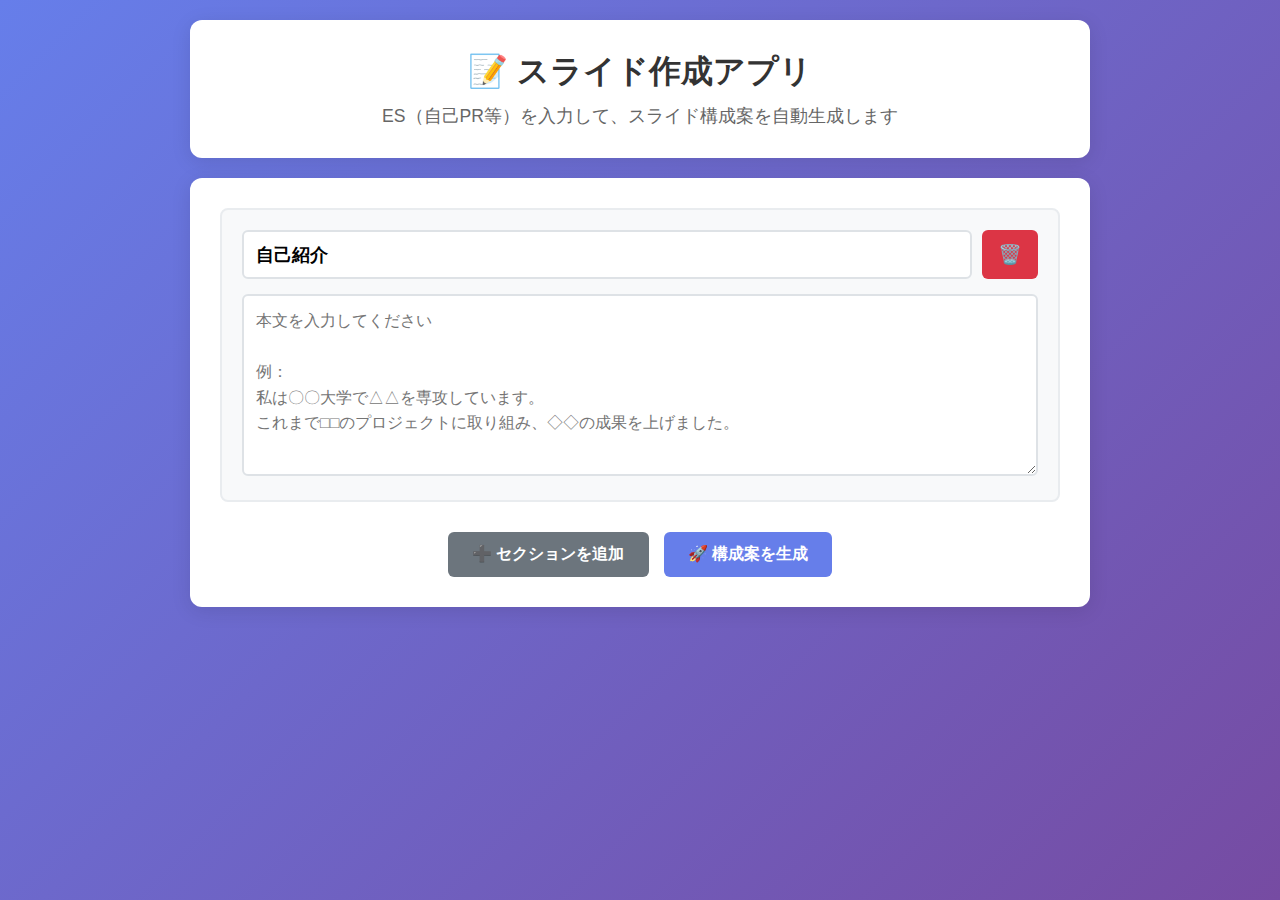
<file: static/index.html>
<!DOCTYPE html>
<html lang="ja">
<head>
    <meta charset="UTF-8">
    <meta name="viewport" content="width=device-width, initial-scale=1.0">
    <title>ES入力 - スライド作成アプリ</title>
    <link rel="stylesheet" href="/static/style.css">
</head>
<body>
    <div class="container">
        <header>
            <h1>📝 スライド作成アプリ</h1>
            <p>ES（自己PR等）を入力して、スライド構成案を自動生成します</p>
        </header>

        <main>
            <div id="sections-container">
                <!-- セクションがここに追加される -->
            </div>

            <div class="button-group">
                <button onclick="addSection()" class="btn btn-secondary">
                    ➕ セクションを追加
                </button>
                <button onclick="generateSlides()" class="btn btn-primary">
                    🚀 構成案を生成
                </button>
            </div>

            <div id="loading" class="loading hidden">
                <div class="spinner"></div>
                <p>構成案を生成中...</p>
            </div>
        </main>
    </div>

    <script>
        let sectionCount = 0;

        // 初期セクションを追加
        window.addEventListener('DOMContentLoaded', () => {
            addSection();
        });

        function addSection() {
            sectionCount++;
            const container = document.getElementById('sections-container');

            const sectionDiv = document.createElement('div');
            sectionDiv.className = 'section-card';
            sectionDiv.id = `section-${sectionCount}`;

            sectionDiv.innerHTML = `
                <div class="section-header">
                    <input type="text"
                           class="section-title"
                           placeholder="セクションのタイトル（例: 自己紹介、強み、実績）"
                           value="${sectionCount === 1 ? '自己紹介' : ''}">
                    <button onclick="removeSection(${sectionCount})" class="btn-remove">
                        🗑️
                    </button>
                </div>
                <textarea class="section-content"
                          placeholder="本文を入力してください&#10;&#10;例：&#10;私は〇〇大学で△△を専攻しています。&#10;これまで□□のプロジェクトに取り組み、◇◇の成果を上げました。"
                          rows="6"></textarea>
            `;

            container.appendChild(sectionDiv);
        }

        function removeSection(id) {
            const section = document.getElementById(`section-${id}`);
            if (section) {
                section.remove();
            }
        }

        async function generateSlides() {
            // セクション情報を収集
            const sections = [];
            const sectionCards = document.querySelectorAll('.section-card');

            sectionCards.forEach(card => {
                const title = card.querySelector('.section-title').value.trim();
                const content = card.querySelector('.section-content').value.trim();

                // 本文が空でないセクションのみ追加
                if (content) {
                    sections.push({ title, content });
                }
            });

            if (sections.length === 0) {
                alert('少なくとも1つのセクションに本文を入力してください。');
                return;
            }

            // ローディング表示
            document.getElementById('loading').classList.remove('hidden');

            try {
                const response = await fetch('/generate', {
                    method: 'POST',
                    headers: {
                        'Content-Type': 'application/json',
                    },
                    body: JSON.stringify({ sections })
                });

                if (!response.ok) {
                    // サーバーからのエラーメッセージを取得
                    const errorData = await response.json().catch(() => ({ detail: '不明なエラーが発生しました' }));
                    throw new Error(errorData.detail || '生成に失敗しました');
                }

                const data = await response.json();

                // スライド確認画面に遷移（データをlocalStorageに保存）
                localStorage.setItem('slidesData', JSON.stringify(data.slides));
                window.location.href = '/static/slides.html';

            } catch (error) {
                console.error('Error:', error);
                alert(`構成案の生成に失敗しました。\n\n詳細: ${error.message}`);
            } finally {
                document.getElementById('loading').classList.add('hidden');
            }
        }
    </script>
</body>
</html>
</file>
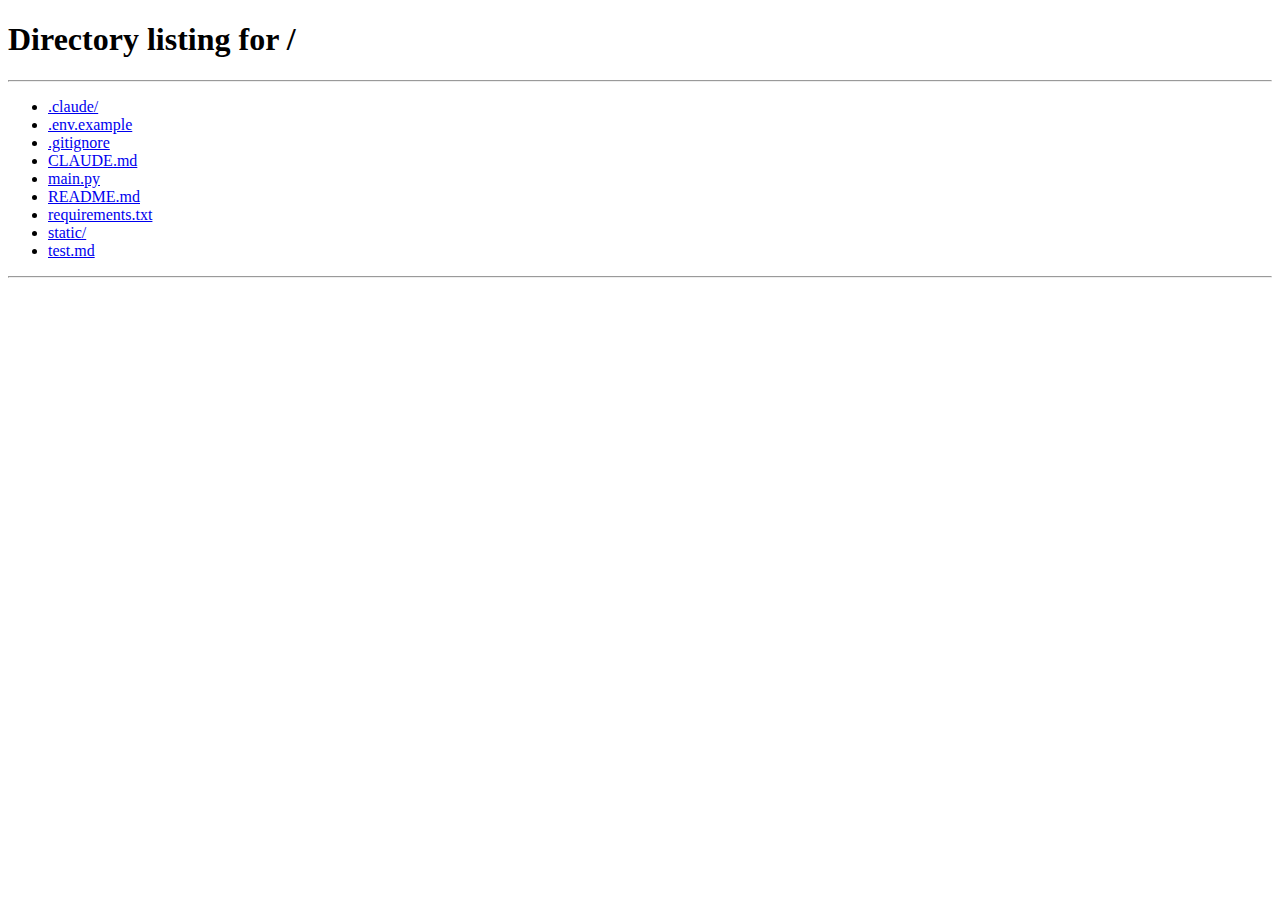
<file: static/slides.html>
<!DOCTYPE html>
<html lang="ja">
<head>
    <meta charset="UTF-8">
    <meta name="viewport" content="width=device-width, initial-scale=1.0">
    <title>スライド確認 - スライド作成アプリ</title>
    <link rel="stylesheet" href="/static/style.css">
</head>
<body>
    <div class="slides-container">
        <!-- 左側: チャット -->
        <div class="chat-panel">
            <div class="chat-header">
                <h2>💬 チャット編集</h2>
                <a href="/" class="btn btn-secondary btn-sm">← 入力画面に戻る</a>
            </div>

            <div id="chat-messages" class="chat-messages">
                <div class="chat-message bot">
                    <p>スライド構成案を生成しました！</p>
                    <p>チャットで編集できます。以下のようなリクエストが可能です：</p>
                    <ul>
                        <li>「最後のスライドを削除」</li>
                        <li>「新しいスライドを追加」</li>
                        <li>「タイトルを〇〇に変更」</li>
                    </ul>
                </div>
            </div>

            <div class="chat-input-area">
                <div class="preset-buttons">
                    <button onclick="sendPreset('最後のスライドを削除')" class="btn-preset">
                        最後のスライドを削除
                    </button>
                    <button onclick="sendPreset('新しいスライドを追加')" class="btn-preset">
                        新しいスライドを追加
                    </button>
                    <button onclick="sendPreset('もっと具体的に')" class="btn-preset">
                        もっと具体的に
                    </button>
                </div>

                <div class="chat-input-box">
                    <input type="text"
                           id="chat-input"
                           placeholder="編集内容を入力..."
                           onkeypress="handleKeyPress(event)">
                    <button onclick="sendMessage()" class="btn btn-primary">送信</button>
                </div>
            </div>
        </div>

        <!-- 右側: スライドプレビュー -->
        <div class="preview-panel">
            <div class="preview-header">
                <h2>📊 スライドプレビュー</h2>
                <button onclick="exportPPTX()" class="btn btn-success">
                    📥 PPTXをダウンロード
                </button>
            </div>

            <div id="slides-preview" class="slides-preview">
                <!-- スライドカードがここに表示される -->
            </div>
        </div>
    </div>

    <script>
        let slides = [];

        // 初期化
        window.addEventListener('DOMContentLoaded', () => {
            loadSlides();
            renderSlides();
        });

        function loadSlides() {
            const data = localStorage.getItem('slidesData');
            if (data) {
                slides = JSON.parse(data);
            } else {
                // データがない場合はホームに戻る
                window.location.href = '/';
            }
        }

        function renderSlides() {
            const container = document.getElementById('slides-preview');
            container.innerHTML = '';

            slides.forEach((slide, index) => {
                const slideCard = document.createElement('div');
                slideCard.className = 'slide-card';
                slideCard.id = `slide-${index}`;

                slideCard.innerHTML = `
                    <div class="slide-number">Slide ${index + 1}</div>
                    <input type="text"
                           class="slide-title-input"
                           value="${escapeHtml(slide.title)}"
                           onchange="updateSlideTitle(${index}, this.value)">

                    <div class="message-line-section">
                        <label class="message-line-label">メッセージライン:</label>
                        <input type="text"
                               class="message-line-input"
                               value="${escapeHtml(slide.bullets[0] || '')}"
                               onchange="updateBullet(${index}, 0, this.value)"
                               placeholder="核心メッセージを入力...">
                    </div>

                    <div class="body-preview-note">
                        ※ ボディ部分（${slide.bullets.length - 1}項目）は自動生成され、PPTX出力時に含まれます
                    </div>

                    <div class="slide-actions">
                        <button onclick="duplicateSlide(${index})" class="btn-action">📋 複製</button>
                        <button onclick="moveSlide(${index}, -1)" class="btn-action" ${index === 0 ? 'disabled' : ''}>⬆️</button>
                        <button onclick="moveSlide(${index}, 1)" class="btn-action" ${index === slides.length - 1 ? 'disabled' : ''}>⬇️</button>
                        <button onclick="deleteSlide(${index})" class="btn-action btn-danger">🗑️</button>
                    </div>
                `;

                container.appendChild(slideCard);
            });

            // データを保存
            localStorage.setItem('slidesData', JSON.stringify(slides));
        }

        function updateSlideTitle(index, newTitle) {
            slides[index].title = newTitle;
            localStorage.setItem('slidesData', JSON.stringify(slides));
        }

        function updateBullet(slideIndex, bulletIndex, newValue) {
            slides[slideIndex].bullets[bulletIndex] = newValue;
            localStorage.setItem('slidesData', JSON.stringify(slides));
        }

        function addBullet(slideIndex) {
            slides[slideIndex].bullets.push('新しい項目');
            renderSlides();
        }

        function removeBullet(slideIndex, bulletIndex) {
            slides[slideIndex].bullets.splice(bulletIndex, 1);
            renderSlides();
        }

        function duplicateSlide(index) {
            const newSlide = JSON.parse(JSON.stringify(slides[index]));
            slides.splice(index + 1, 0, newSlide);
            renderSlides();
        }

        function moveSlide(index, direction) {
            const newIndex = index + direction;
            if (newIndex >= 0 && newIndex < slides.length) {
                [slides[index], slides[newIndex]] = [slides[newIndex], slides[index]];
                renderSlides();
            }
        }

        function deleteSlide(index) {
            if (confirm('このスライドを削除しますか？')) {
                slides.splice(index, 1);
                renderSlides();
            }
        }

        function sendPreset(message) {
            document.getElementById('chat-input').value = message;
            sendMessage();
        }

        function handleKeyPress(event) {
            if (event.key === 'Enter') {
                sendMessage();
            }
        }

        async function sendMessage() {
            const input = document.getElementById('chat-input');
            const prompt = input.value.trim();

            if (!prompt) return;

            // ユーザーメッセージを表示
            addChatMessage(prompt, 'user');
            input.value = '';

            try {
                const response = await fetch('/patch', {
                    method: 'POST',
                    headers: {
                        'Content-Type': 'application/json',
                    },
                    body: JSON.stringify({ slides, prompt })
                });

                if (!response.ok) {
                    throw new Error('編集に失敗しました');
                }

                const data = await response.json();
                slides = data.slides;
                renderSlides();

                // ボットメッセージを表示
                addChatMessage('スライドを更新しました！', 'bot');

            } catch (error) {
                console.error('Error:', error);
                addChatMessage('エラーが発生しました。もう一度お試しください。', 'bot');
            }
        }

        function addChatMessage(text, sender) {
            const messagesContainer = document.getElementById('chat-messages');
            const messageDiv = document.createElement('div');
            messageDiv.className = `chat-message ${sender}`;
            messageDiv.innerHTML = `<p>${escapeHtml(text)}</p>`;
            messagesContainer.appendChild(messageDiv);
            messagesContainer.scrollTop = messagesContainer.scrollHeight;
        }

        async function exportPPTX() {
            try {
                const response = await fetch('/export', {
                    method: 'POST',
                    headers: {
                        'Content-Type': 'application/json',
                    },
                    body: JSON.stringify({ slides })
                });

                if (!response.ok) {
                    throw new Error('エクスポートに失敗しました');
                }

                const data = await response.json();

                // ダウンロード
                const link = document.createElement('a');
                link.href = data.download_url;
                link.download = data.filename;
                document.body.appendChild(link);
                link.click();
                document.body.removeChild(link);

                addChatMessage('PPTXファイルをダウンロードしました！', 'bot');

            } catch (error) {
                console.error('Error:', error);
                alert('PPTXのダウンロードに失敗しました。');
            }
        }

        function escapeHtml(text) {
            const map = {
                '&': '&amp;',
                '<': '&lt;',
                '>': '&gt;',
                '"': '&quot;',
                "'": '&#039;'
            };
            return text.replace(/[&<>"']/g, m => map[m]);
        }
    </script>
</body>
</html>
</file>
<file: static/style.css>
/* 共通スタイル */
* {
    margin: 0;
    padding: 0;
    box-sizing: border-box;
}

body {
    font-family: -apple-system, BlinkMacSystemFont, 'Segoe UI', 'Helvetica Neue', Arial, sans-serif;
    background: linear-gradient(135deg, #667eea 0%, #764ba2 100%);
    min-height: 100vh;
    padding: 20px;
}

/* ES入力画面 */
.container {
    max-width: 900px;
    margin: 0 auto;
}

header {
    background: white;
    padding: 30px;
    border-radius: 12px;
    box-shadow: 0 4px 20px rgba(0, 0, 0, 0.1);
    margin-bottom: 20px;
    text-align: center;
}

header h1 {
    color: #333;
    font-size: 2em;
    margin-bottom: 10px;
}

header p {
    color: #666;
    font-size: 1.1em;
}

main {
    background: white;
    padding: 30px;
    border-radius: 12px;
    box-shadow: 0 4px 20px rgba(0, 0, 0, 0.1);
}

/* セクションカード */
.section-card {
    background: #f8f9fa;
    border: 2px solid #e9ecef;
    border-radius: 8px;
    padding: 20px;
    margin-bottom: 20px;
    transition: all 0.3s;
}

.section-card:hover {
    border-color: #667eea;
    box-shadow: 0 2px 10px rgba(102, 126, 234, 0.1);
}

.section-header {
    display: flex;
    gap: 10px;
    margin-bottom: 15px;
}

.section-title {
    flex: 1;
    padding: 12px;
    font-size: 1.1em;
    font-weight: 600;
    border: 2px solid #dee2e6;
    border-radius: 6px;
    transition: border-color 0.3s;
}

.section-title:focus {
    outline: none;
    border-color: #667eea;
}

.section-content {
    width: 100%;
    padding: 12px;
    font-size: 1em;
    line-height: 1.6;
    border: 2px solid #dee2e6;
    border-radius: 6px;
    resize: vertical;
    font-family: inherit;
    transition: border-color 0.3s;
}

.section-content:focus {
    outline: none;
    border-color: #667eea;
}

/* ボタン */
.btn {
    padding: 12px 24px;
    font-size: 1em;
    font-weight: 600;
    border: none;
    border-radius: 6px;
    cursor: pointer;
    transition: all 0.3s;
}

.btn-primary {
    background: #667eea;
    color: white;
}

.btn-primary:hover {
    background: #5568d3;
    transform: translateY(-2px);
    box-shadow: 0 4px 12px rgba(102, 126, 234, 0.4);
}

.btn-secondary {
    background: #6c757d;
    color: white;
}

.btn-secondary:hover {
    background: #5a6268;
}

.btn-success {
    background: #28a745;
    color: white;
}

.btn-success:hover {
    background: #218838;
    transform: translateY(-2px);
}

.btn-remove {
    padding: 8px 16px;
    background: #dc3545;
    color: white;
    border: none;
    border-radius: 6px;
    cursor: pointer;
    font-size: 1.2em;
}

.btn-remove:hover {
    background: #c82333;
}

.btn-sm {
    padding: 8px 16px;
    font-size: 0.9em;
}

.button-group {
    display: flex;
    gap: 15px;
    justify-content: center;
    margin-top: 30px;
}

/* ローディング */
.loading {
    text-align: center;
    padding: 40px;
}

.loading.hidden {
    display: none;
}

.spinner {
    width: 50px;
    height: 50px;
    margin: 0 auto 20px;
    border: 5px solid #f3f3f3;
    border-top: 5px solid #667eea;
    border-radius: 50%;
    animation: spin 1s linear infinite;
}

@keyframes spin {
    0% { transform: rotate(0deg); }
    100% { transform: rotate(360deg); }
}

/* スライド確認画面 */
.slides-container {
    display: grid;
    grid-template-columns: 400px 1fr;
    gap: 20px;
    max-width: 1600px;
    margin: 0 auto;
    height: calc(100vh - 40px);
}

/* チャットパネル */
.chat-panel {
    background: white;
    border-radius: 12px;
    box-shadow: 0 4px 20px rgba(0, 0, 0, 0.1);
    display: flex;
    flex-direction: column;
    overflow: hidden;
}

.chat-header {
    padding: 20px;
    background: #667eea;
    color: white;
    display: flex;
    justify-content: space-between;
    align-items: center;
}

.chat-header h2 {
    font-size: 1.3em;
}

.chat-messages {
    flex: 1;
    overflow-y: auto;
    padding: 20px;
    background: #f8f9fa;
}

.chat-message {
    margin-bottom: 15px;
    padding: 15px;
    border-radius: 8px;
    max-width: 85%;
    animation: fadeIn 0.3s;
}

@keyframes fadeIn {
    from { opacity: 0; transform: translateY(10px); }
    to { opacity: 1; transform: translateY(0); }
}

.chat-message.user {
    background: #667eea;
    color: white;
    margin-left: auto;
}

.chat-message.bot {
    background: white;
    border: 2px solid #e9ecef;
}

.chat-message p {
    margin-bottom: 8px;
    line-height: 1.5;
}

.chat-message ul {
    margin-left: 20px;
    margin-top: 10px;
}

.chat-message li {
    margin-bottom: 5px;
}

.chat-input-area {
    border-top: 2px solid #e9ecef;
    padding: 15px;
    background: white;
}

.preset-buttons {
    display: flex;
    gap: 8px;
    margin-bottom: 10px;
    flex-wrap: wrap;
}

.btn-preset {
    padding: 8px 12px;
    font-size: 0.85em;
    background: #f8f9fa;
    border: 2px solid #dee2e6;
    border-radius: 6px;
    cursor: pointer;
    transition: all 0.3s;
}

.btn-preset:hover {
    background: #e9ecef;
    border-color: #667eea;
}

.chat-input-box {
    display: flex;
    gap: 10px;
}

#chat-input {
    flex: 1;
    padding: 12px;
    border: 2px solid #dee2e6;
    border-radius: 6px;
    font-size: 1em;
}

#chat-input:focus {
    outline: none;
    border-color: #667eea;
}

/* プレビューパネル */
.preview-panel {
    background: white;
    border-radius: 12px;
    box-shadow: 0 4px 20px rgba(0, 0, 0, 0.1);
    display: flex;
    flex-direction: column;
    overflow: hidden;
}

.preview-header {
    padding: 20px;
    background: #28a745;
    color: white;
    display: flex;
    justify-content: space-between;
    align-items: center;
}

.preview-header h2 {
    font-size: 1.3em;
}

.slides-preview {
    flex: 1;
    overflow-y: auto;
    padding: 20px;
    background: #f8f9fa;
}

/* スライドカード */
.slide-card {
    background: white;
    border: 2px solid #e9ecef;
    border-radius: 8px;
    padding: 20px;
    margin-bottom: 20px;
    transition: all 0.3s;
}

.slide-card:hover {
    border-color: #667eea;
    box-shadow: 0 4px 12px rgba(102, 126, 234, 0.15);
}

.slide-number {
    display: inline-block;
    background: #667eea;
    color: white;
    padding: 4px 12px;
    border-radius: 4px;
    font-size: 0.85em;
    font-weight: 600;
    margin-bottom: 10px;
}

.slide-title-input {
    width: 100%;
    padding: 12px;
    font-size: 1.3em;
    font-weight: 700;
    border: 2px solid #dee2e6;
    border-radius: 6px;
    margin-bottom: 15px;
}

.slide-title-input:focus {
    outline: none;
    border-color: #667eea;
}

/* メッセージラインセクション */
.message-line-section {
    background: #f0f4ff;
    border: 2px solid #667eea;
    border-radius: 8px;
    padding: 15px;
    margin-bottom: 15px;
}

.message-line-label {
    display: block;
    font-size: 0.9em;
    font-weight: 600;
    color: #667eea;
    margin-bottom: 8px;
}

.message-line-input {
    width: 100%;
    padding: 10px;
    font-size: 1.05em;
    font-weight: 600;
    border: 2px solid #667eea;
    border-radius: 6px;
    background: white;
    transition: all 0.3s;
}

.message-line-input:focus {
    outline: none;
    border-color: #5568d3;
    box-shadow: 0 0 0 3px rgba(102, 126, 234, 0.1);
}

.body-preview-note {
    padding: 10px;
    background: #fff3cd;
    border-left: 4px solid #ffc107;
    border-radius: 4px;
    font-size: 0.85em;
    color: #856404;
    margin-bottom: 15px;
}

.slide-bullets {
    list-style: none;
    margin-bottom: 15px;
}

.slide-bullets li {
    display: flex;
    gap: 10px;
    margin-bottom: 10px;
    align-items: center;
}

.slide-bullets li::before {
    content: '•';
    color: #667eea;
    font-size: 1.5em;
    font-weight: bold;
}

.slide-bullets input {
    flex: 1;
    padding: 8px;
    border: 1px solid #dee2e6;
    border-radius: 4px;
    font-size: 0.95em;
}

.slide-bullets input:focus {
    outline: none;
    border-color: #667eea;
}

.btn-remove-small {
    padding: 2px 8px;
    background: #dc3545;
    color: white;
    border: none;
    border-radius: 4px;
    cursor: pointer;
    font-size: 1.2em;
    line-height: 1;
}

.btn-remove-small:hover {
    background: #c82333;
}

.slide-actions {
    display: flex;
    gap: 8px;
    flex-wrap: wrap;
}

.btn-action {
    padding: 8px 12px;
    font-size: 0.85em;
    background: #f8f9fa;
    border: 2px solid #dee2e6;
    border-radius: 6px;
    cursor: pointer;
    transition: all 0.3s;
}

.btn-action:hover:not(:disabled) {
    background: #e9ecef;
    border-color: #667eea;
}

.btn-action:disabled {
    opacity: 0.5;
    cursor: not-allowed;
}

.btn-action.btn-danger:hover {
    background: #dc3545;
    border-color: #dc3545;
    color: white;
}

/* レスポンシブ */
@media (max-width: 1024px) {
    .slides-container {
        grid-template-columns: 1fr;
        height: auto;
    }

    .chat-panel {
        max-height: 400px;
    }
}
</file>
